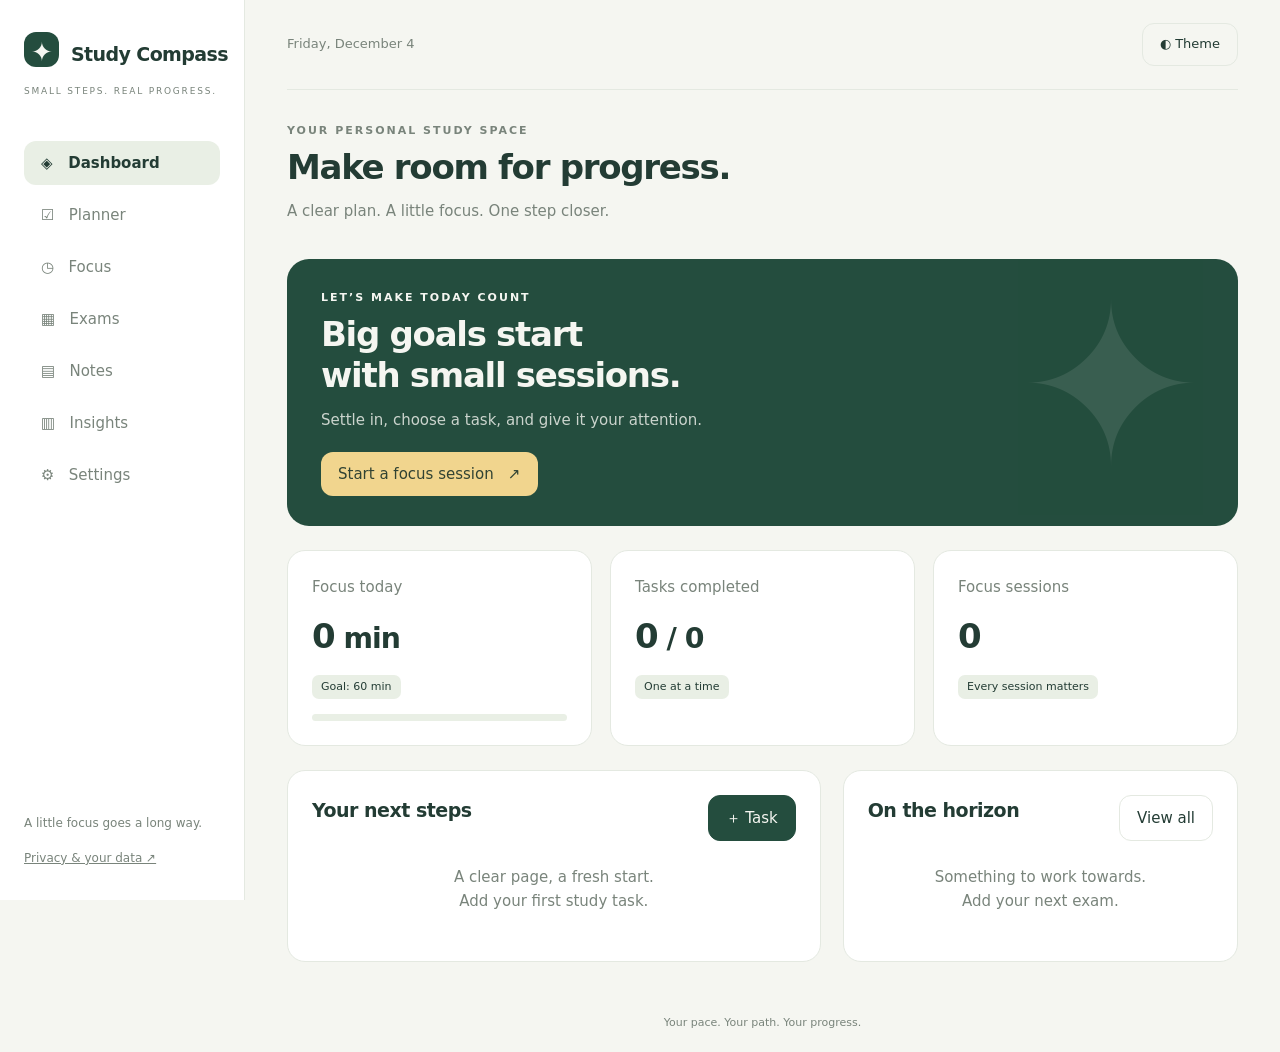
<file: index.html>
<!doctype html><html lang="en"><head><meta charset="utf-8"><meta name="viewport" content="width=device-width,initial-scale=1,viewport-fit=cover"><meta name="theme-color" content="#244d3e"><meta name="description" content="Your calm space to plan, focus and make progress. An offline study planner with exams, notes and focus history."><title>Study Compass</title><link rel="icon" href="icon.svg"><link rel="manifest" href="manifest.webmanifest"><link rel="stylesheet" href="style.css"></head><body><aside><a class="brand" href="./"><span class="logo">✦</span> Study Compass</a><small>SMALL STEPS. REAL PROGRESS.</small><nav id="nav"></nav><div class="aside-foot">A little focus goes a long way.<br><a href="privacy.html">Privacy & your data ↗</a></div></aside><div class="shell"><header><span id="date"></span><button id="theme" class="quiet" aria-label="Toggle dark mode">◐ Theme</button></header><main id="main"></main><footer>Your pace. Your path. Your progress.</footer></div><dialog id="modal"><form id="form"><div class="modal-head"><h2 id="modal-title"></h2><button type="button" id="close" class="quiet" aria-label="Close">✕</button></div><div id="fields"></div><button class="primary" type="submit">Save</button></form></dialog><div id="toast" role="status"></div><script src="app.js"></script></body></html>
</file>
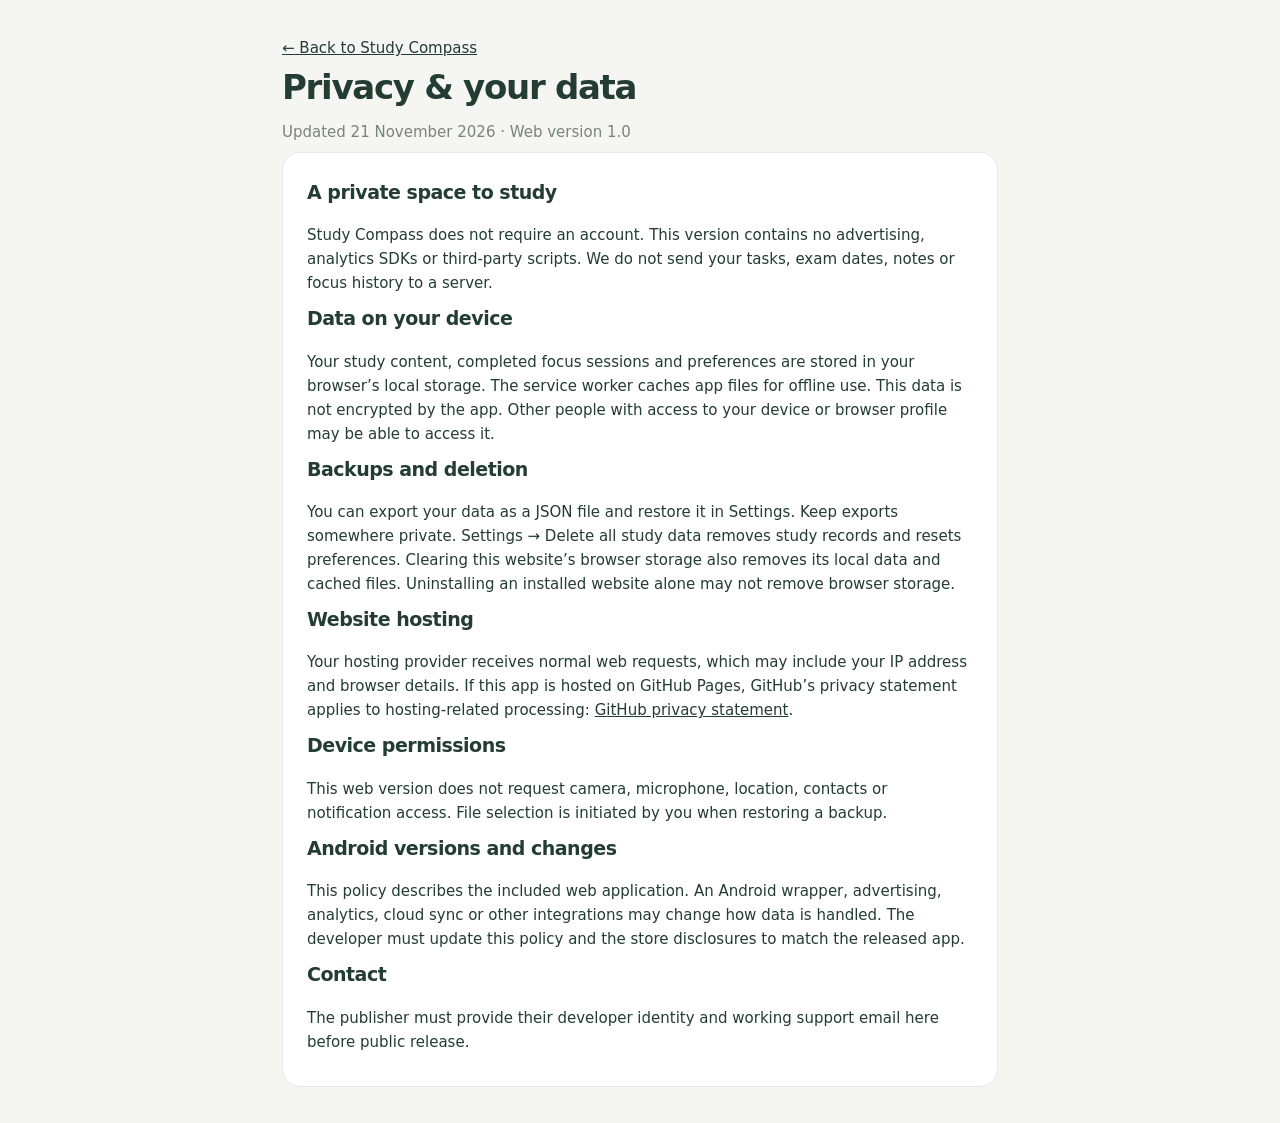
<file: privacy.html>
<!doctype html><html lang="en"><head><meta charset="utf-8"><meta name="viewport" content="width=device-width,initial-scale=1"><title>Privacy · Study Compass</title><link rel="stylesheet" href="style.css"></head><body><main style="max-width:760px;margin:auto;padding:36px 22px"><a href="./">← Back to Study Compass</a><h1>Privacy & your data</h1><p class="muted">Updated 21 November 2026 · Web version 1.0</p><section class="card"><h2>A private space to study</h2><p>Study Compass does not require an account. This version contains no advertising, analytics SDKs or third-party scripts. We do not send your tasks, exam dates, notes or focus history to a server.</p><h2>Data on your device</h2><p>Your study content, completed focus sessions and preferences are stored in your browser’s local storage. The service worker caches app files for offline use. This data is not encrypted by the app. Other people with access to your device or browser profile may be able to access it.</p><h2>Backups and deletion</h2><p>You can export your data as a JSON file and restore it in Settings. Keep exports somewhere private. Settings → Delete all study data removes study records and resets preferences. Clearing this website’s browser storage also removes its local data and cached files. Uninstalling an installed website alone may not remove browser storage.</p><h2>Website hosting</h2><p>Your hosting provider receives normal web requests, which may include your IP address and browser details. If this app is hosted on GitHub Pages, GitHub’s privacy statement applies to hosting-related processing: <a href="https://docs.github.com/en/site-policy/privacy-policies/github-general-privacy-statement">GitHub privacy statement</a>.</p><h2>Device permissions</h2><p>This web version does not request camera, microphone, location, contacts or notification access. File selection is initiated by you when restoring a backup.</p><h2>Android versions and changes</h2><p>This policy describes the included web application. An Android wrapper, advertising, analytics, cloud sync or other integrations may change how data is handled. The developer must update this policy and the store disclosures to match the released app.</p><h2>Contact</h2><p>The publisher must provide their developer identity and working support email here before public release.</p></section></main></body></html>
</file>
<file: style.css>
:root{--bg:#f5f6f1;--card:#fff;--ink:#233c34;--muted:#79847b;--line:#e4e9e1;--accent:#244d3e;--soft:#e9efe5;--gold:#f3d58c;--red:#b95248}*{box-sizing:border-box}body{margin:0;background:var(--bg);color:var(--ink);font:15px/1.6 system-ui,-apple-system,sans-serif}body.dark{--bg:#15231e;--card:#203229;--ink:#e5eee7;--muted:#a5b7aa;--line:#344b3d;--accent:#97c5a5;--soft:#2c4234;--gold:#65562e}button,input,select,textarea{font:inherit}button,a,input,select,textarea{touch-action:manipulation}button{cursor:pointer;border:1px solid var(--line);background:var(--card);color:var(--ink);padding:10px 17px;border-radius:12px}button:hover{filter:brightness(.95)}button:focus-visible,a:focus-visible{outline:3px solid #c89936;outline-offset:3px}.primary{background:var(--accent);color:var(--bg);border-color:var(--accent)}.quiet{background:transparent}a{color:inherit}aside{position:fixed;width:245px;height:100dvh;background:var(--card);border-right:1px solid var(--line);padding:32px 24px;display:flex;flex-direction:column}.brand{text-decoration:none;font-size:19px;font-weight:750;letter-spacing:-.6px;white-space:nowrap}.logo{display:inline-grid;place-items:center;background:var(--accent);color:var(--bg);border-radius:12px;width:35px;height:35px;margin-right:6px;font-size:26px}aside small{font-size:9px;letter-spacing:1.8px;margin-top:15px;color:var(--muted)}nav{display:grid;gap:8px;margin-top:42px}nav button{text-align:left;background:transparent;border:0;color:var(--muted)}nav button.active{background:var(--soft);color:var(--ink);font-weight:700}.aside-foot{margin-top:auto;color:var(--muted);font-size:12px}.aside-foot a{display:block;margin-top:16px}.shell{margin-left:245px;padding:0 42px;max-width:1600px}header{height:90px;display:flex;align-items:center;justify-content:space-between;border-bottom:1px solid var(--line);font-size:13px;color:var(--muted)}main{padding:32px 0;min-height:80vh}h1{font-size:34px;letter-spacing:-1.3px;line-height:1.2;margin:7px 0 12px}h2{font-size:19px;letter-spacing:-.5px;margin:0 0 16px}h3{font-size:16px;margin:0}p{margin:8px 0}.muted{color:var(--muted)}.eyebrow{font-size:11px;letter-spacing:2px;text-transform:uppercase;color:var(--muted);font-weight:700}.heading{display:flex;align-items:center;justify-content:space-between;gap:16px;margin-bottom:28px}.hero{background:var(--accent);color:var(--bg);padding:30px 34px;border-radius:22px;position:relative;overflow:hidden;margin-bottom:24px}.hero:after{content:'✦';position:absolute;right:35px;top:-48px;font-size:220px;opacity:.1}.hero p{opacity:.8}.hero button{margin-top:12px;background:#f1d58e;color:#314333;border:0}.grid{display:grid;grid-template-columns:repeat(3,minmax(0,1fr));gap:18px}.two{display:grid;grid-template-columns:1.35fr 1fr;gap:22px;margin-top:24px}.card{background:var(--card);border:1px solid var(--line);border-radius:18px;padding:24px}.metric{font-size:34px;font-weight:650;letter-spacing:-1px;margin:10px 0}.tag{display:inline-block;background:var(--soft);font-size:11px;padding:3px 9px;border-radius:7px;color:var(--ink)}.row{display:flex;align-items:center;gap:13px;padding:16px 0;border-bottom:1px solid var(--line)}.row:last-child{border:0}.grow{flex:1;min-width:0}.row p{margin:2px 0;font-size:12px;color:var(--muted)}.row button{padding:5px 9px}.check{width:21px;height:21px;accent-color:var(--accent);flex-shrink:0}.done{text-decoration:line-through;opacity:.5}.empty{padding:24px 8px;color:var(--muted);text-align:center}.topline{display:flex;align-items:center;justify-content:space-between;gap:8px}.filters{display:flex;gap:9px;flex-wrap:wrap;margin-bottom:20px}.filters .selected{background:var(--accent);color:var(--bg)}.timer-wrap{text-align:center;max-width:680px;margin:auto}.clock{width:265px;height:265px;border-radius:50%;border:10px solid var(--soft);outline:1px solid var(--line);display:flex;flex-direction:column;justify-content:center;margin:35px auto}.clock strong{font-size:59px;font-variant-numeric:tabular-nums;letter-spacing:-3px}.timer-actions{display:flex;justify-content:center;gap:10px;margin-bottom:26px}.bar-chart{display:flex;height:155px;gap:15px;align-items:flex-end;margin-top:20px}.bar-col{flex:1;text-align:center;height:100%;display:flex;flex-direction:column;justify-content:flex-end;font-size:11px;color:var(--muted)}.bar{background:var(--accent);min-height:3px;border-radius:6px 6px 0 0;margin:5px auto;width:65%;max-width:42px}.note{white-space:pre-wrap;overflow-wrap:anywhere}.danger{color:var(--red)}footer{text-align:center;color:var(--muted);font-size:11px;padding:20px}dialog{background:var(--card);color:var(--ink);border:1px solid var(--line);border-radius:22px;padding:26px;width:min(480px,92vw);max-height:90dvh}dialog::backdrop{background:#10251e88;backdrop-filter:blur(3px)}.modal-head{display:flex;justify-content:space-between;align-items:center;margin-bottom:18px}.modal-head h2{margin:0}label{display:block;font-size:13px;margin-bottom:16px}input:not([type=checkbox]),select,textarea{display:block;width:100%;padding:12px;margin-top:6px;border:1px solid var(--line);border-radius:10px;background:var(--bg);color:var(--ink)}textarea{min-height:120px;resize:vertical}#toast{position:fixed;bottom:24px;left:50%;transform:translateX(-50%);background:var(--ink);color:var(--bg);padding:12px 22px;border-radius:12px;display:none;z-index:9}.settings-row{padding:18px 0;border-bottom:1px solid var(--line)}.settings-row:last-child{border:0}.progress{height:7px;background:var(--soft);border-radius:5px;margin-top:15px;overflow:hidden}.progress i{display:block;height:100%;background:var(--accent)}@media(max-width:1050px){aside{width:205px;padding:25px 15px}.brand{font-size:16px}.shell{margin-left:205px;padding:0 24px}.two{grid-template-columns:1fr}}@media(max-width:650px){aside{position:static;width:auto;height:auto;padding:18px 18px 0;border-right:0}aside small,.aside-foot{display:none}.shell{margin:0;padding:0 18px}nav{display:flex;overflow-x:auto;margin-top:18px;gap:2px;padding-bottom:8px}nav button{white-space:nowrap;padding:9px 12px;font-size:12px}header{height:60px}main{padding-top:24px}h1{font-size:28px}.heading{align-items:flex-start}.heading button{font-size:12px;white-space:nowrap}.hero{padding:25px}.grid{gap:10px}.card{padding:18px}.grid .card{padding:14px}.metric{font-size:26px}.grid .muted{font-size:11px}.two{gap:16px;margin-top:16px}.clock{width:235px;height:235px}}
</file>
